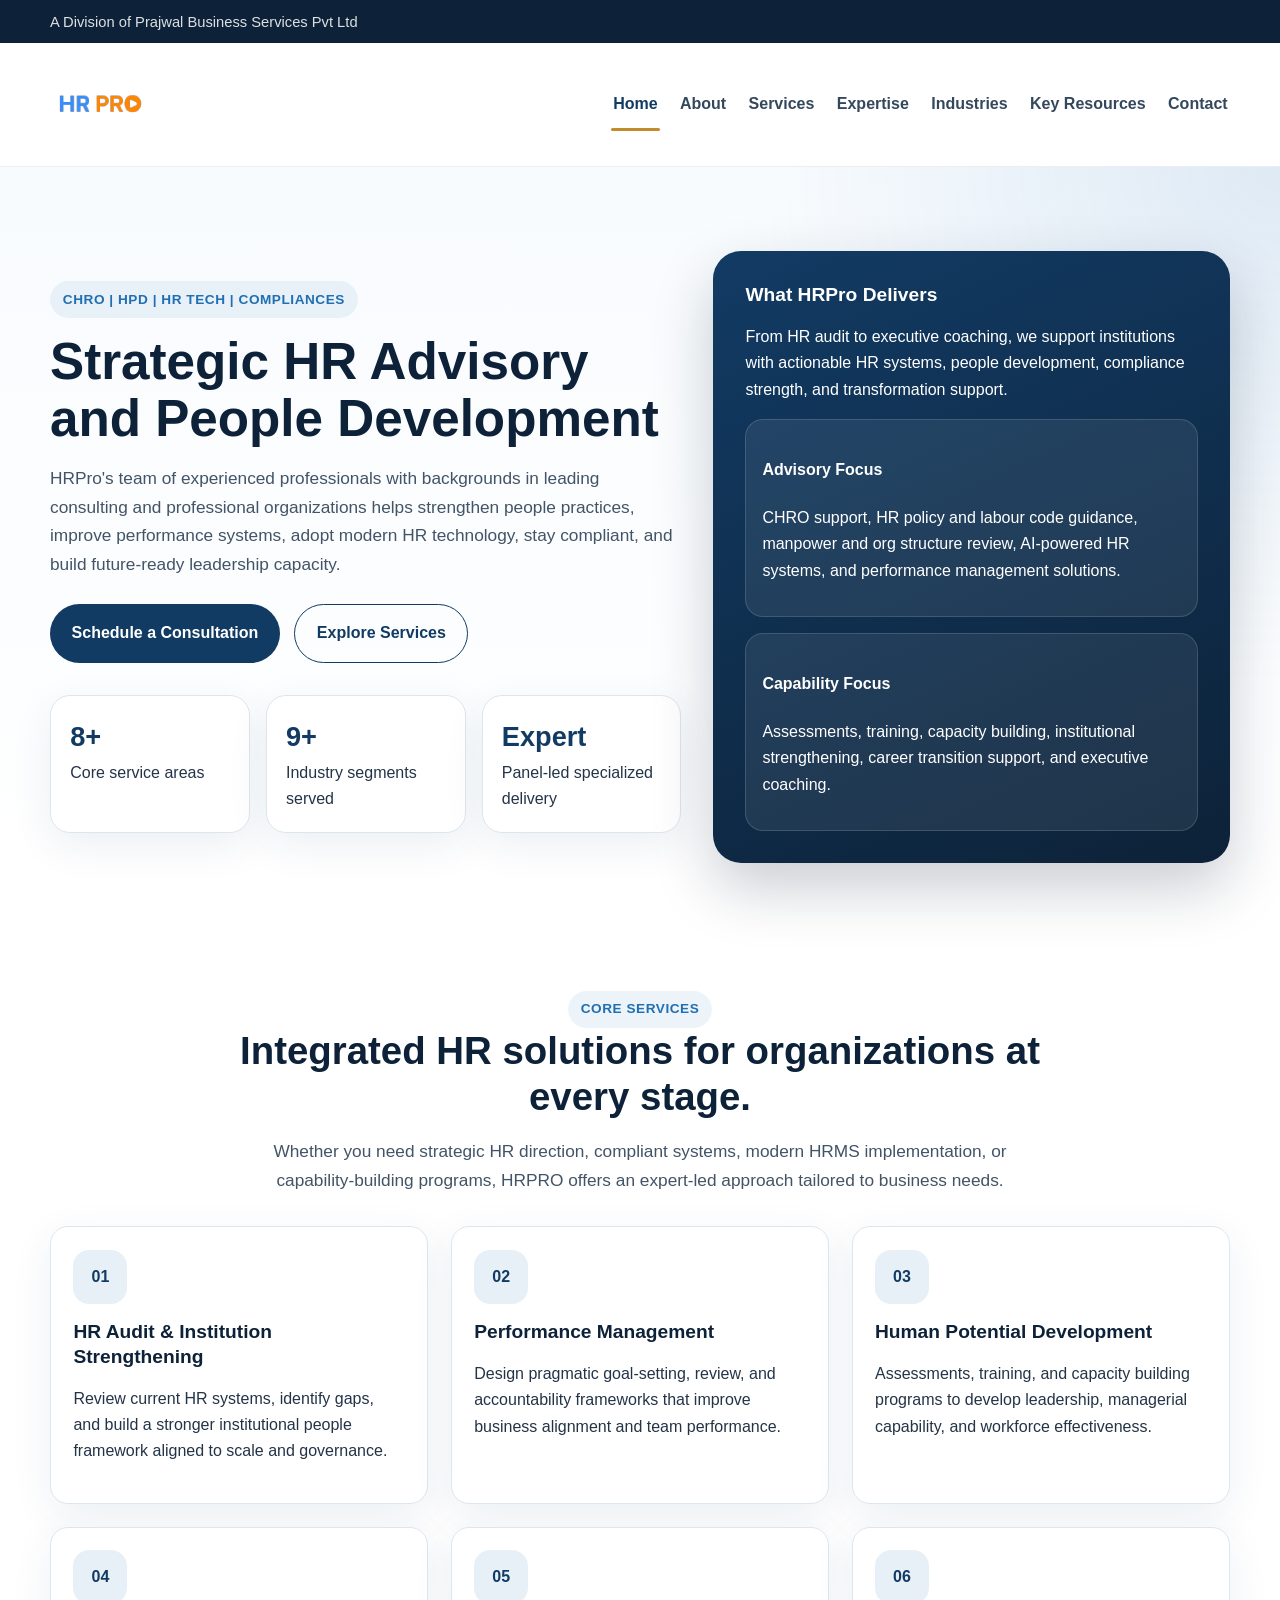
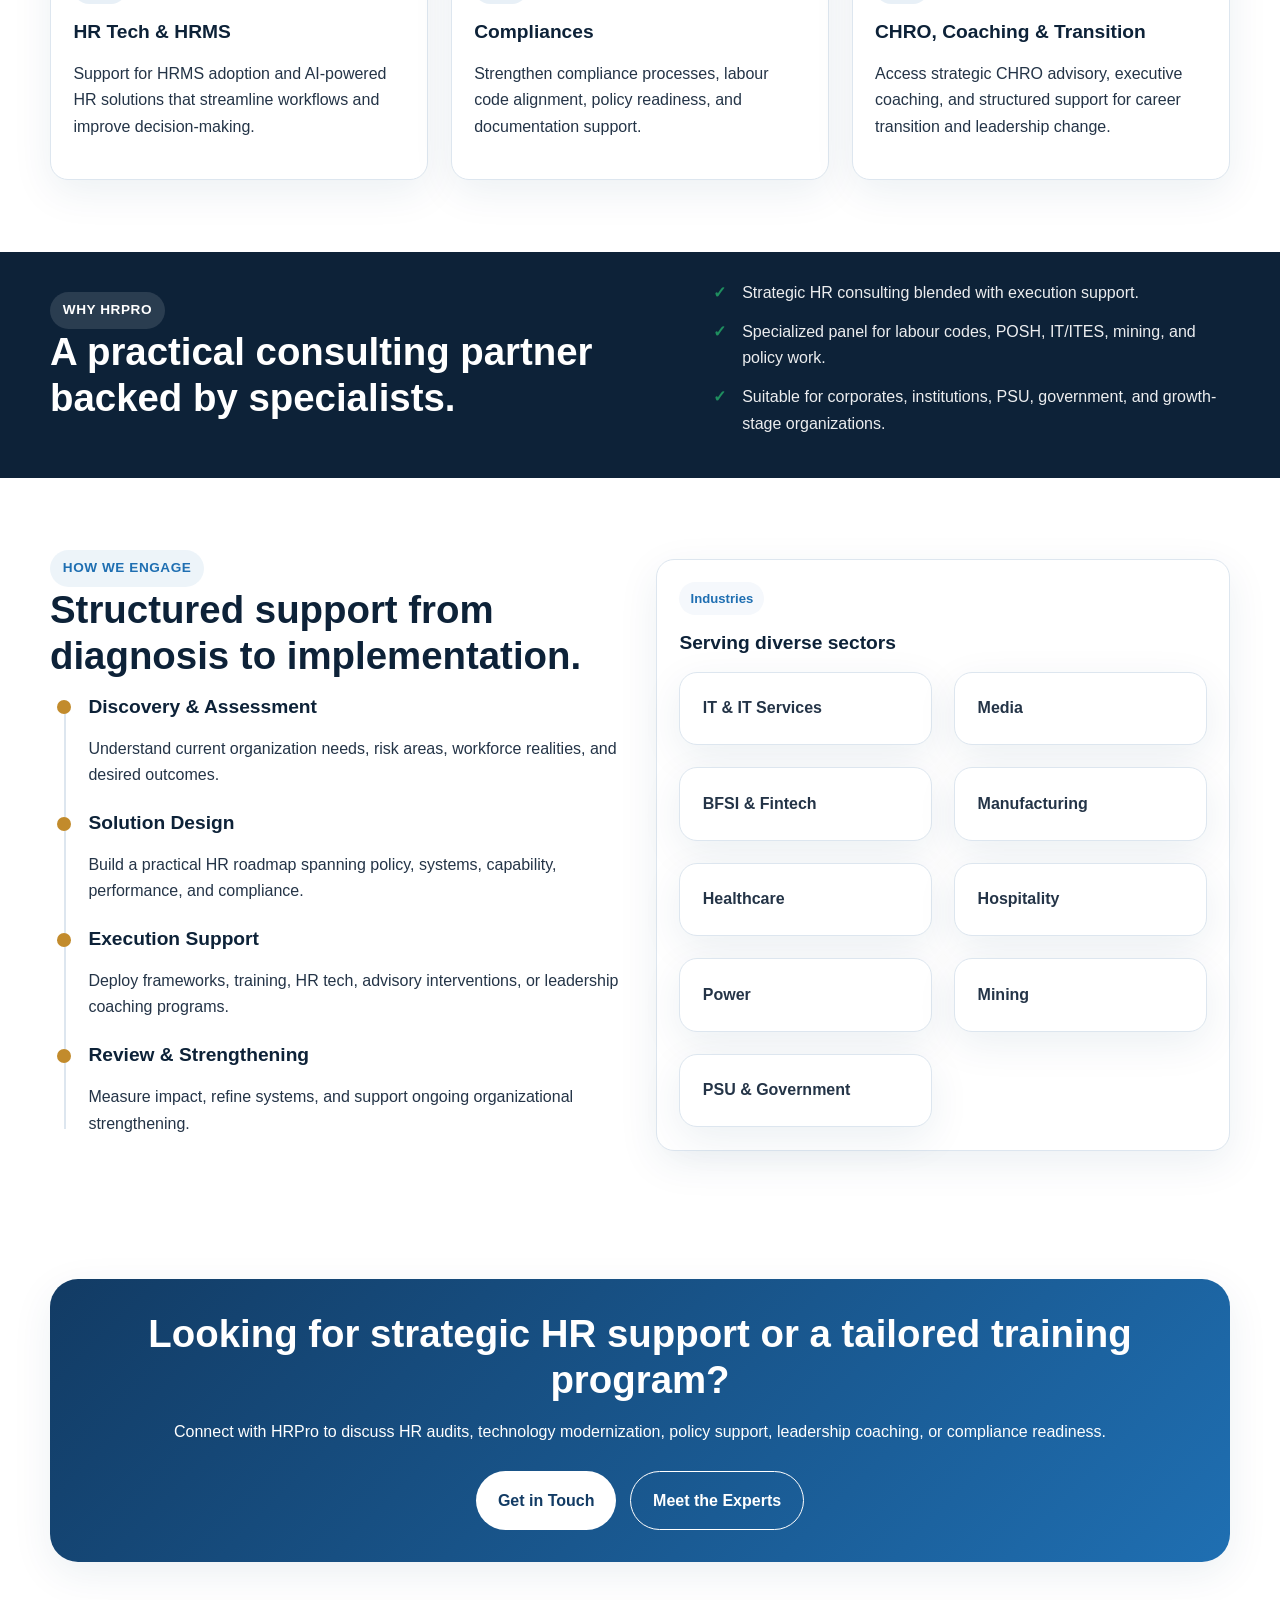
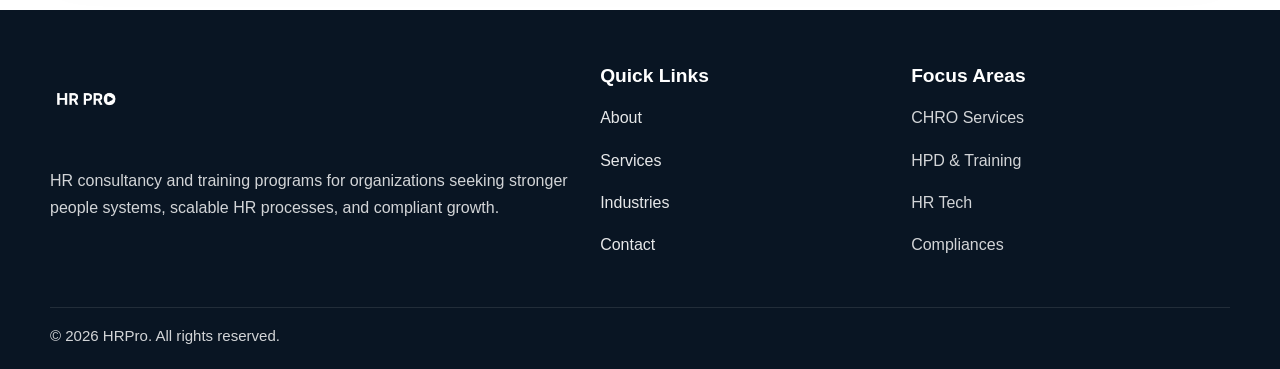
<file: index.html>
<!DOCTYPE html>
<html lang="en">
<head>
  <meta charset="UTF-8" />
  <meta name="viewport" content="width=device-width, initial-scale=1.0" />
  <meta name="description" content="HRPro offers HR consultancy, training, CHRO services, HR tech, compliances, coaching, and institution strengthening solutions across industries." />
  <title>HRPro | Strategic HR Consultancy & Training</title>
  <link rel="stylesheet" href="assets/css/styles.css" />
</head>
<body>
  <div class="topbar">
    <div class="container">
      <div>A Division of Prajwal Business Services Pvt Ltd</div>
    </div>
  </div>

  <header>
    <div class="container nav-wrap">
      <a class="logo" href="index.html"><img src="assets/img/logo.svg" alt="HRPro logo" class="site-logo" /></a><button class="mobile-toggle" aria-label="Toggle menu">☰</button>
      <nav class="nav-links">
        <a href="index.html">Home</a>
        <a href="about.html">About</a>
        <a href="services.html">Services</a>
        <a href="expertise.html">Expertise</a>
        <a href="industries.html">Industries</a>
        <a href="team.html">Key Resources</a>
        <a href="contact.html">Contact</a>
      </nav>
    </div>
  </header>

  <main>
    <section class="hero">
      <div class="container hero-grid">
        <div>
          <span class="eyebrow">CHRO | HPD | HR Tech | Compliances</span>
          <h1>Strategic HR Advisory and People Development</h1>
          <p class="lead">HRPro's team of experienced professionals with backgrounds in leading consulting and professional organizations helps strengthen people practices, improve performance systems, adopt modern HR technology, stay compliant, and build future-ready leadership capacity.</p>
          <div class="btn-group">
            <a class="btn btn-primary" href="contact.html">Schedule a Consultation</a>
            <a class="btn btn-outline" href="services.html">Explore Services</a>
          </div>
          <div class="hero-stats">
            <div class="stat-box"><strong>8+</strong><span>Core service areas</span></div>
            <div class="stat-box"><strong>9+</strong><span>Industry segments served</span></div>
            <div class="stat-box"><strong>Expert</strong><span>Panel-led specialized delivery</span></div>
          </div>
        </div>
        <div class="hero-panel">
          <h3>What HRPro Delivers</h3>
          <p>From HR audit to executive coaching, we support institutions with actionable HR systems, people development, compliance strength, and transformation support.</p>
          <div class="mini-card">
            <h4>Advisory Focus</h4>
            <p>CHRO support, HR policy and labour code guidance, manpower and org structure review, AI-powered HR systems, and performance management solutions.</p>
          </div>
          <div class="mini-card">
            <h4>Capability Focus</h4>
            <p>Assessments, training, capacity building, institutional strengthening, career transition support, and executive coaching.</p>
          </div>
        </div>
      </div>
    </section>

    <section class="section">
      <div class="container">
        <div class="center" style="max-width:820px;margin:0 auto 2rem;">
          <span class="eyebrow">Core Services</span>
          <h2>Integrated HR solutions for organizations at every stage.</h2>
          <p class="lead" style="margin-inline:auto;">Whether you need strategic HR direction, compliant systems, modern HRMS implementation, or capability-building programs, HRPRO offers an expert-led approach tailored to business needs.</p>
        </div>
        <div class="grid grid-3">
          <article class="card service-card">
            <div class="icon">01</div>
            <h3>HR Audit & Institution Strengthening</h3>
            <p>Review current HR systems, identify gaps, and build a stronger institutional people framework aligned to scale and governance.</p>
          </article>
          <article class="card service-card">
            <div class="icon">02</div>
            <h3>Performance Management</h3>
            <p>Design pragmatic goal-setting, review, and accountability frameworks that improve business alignment and team performance.</p>
          </article>
          <article class="card service-card">
            <div class="icon">03</div>
            <h3>Human Potential Development</h3>
            <p>Assessments, training, and capacity building programs to develop leadership, managerial capability, and workforce effectiveness.</p>
          </article>
          <article class="card service-card">
            <div class="icon">04</div>
            <h3>HR Tech & HRMS</h3>
            <p>Support for HRMS adoption and AI-powered HR solutions that streamline workflows and improve decision-making.</p>
          </article>
          <article class="card service-card">
            <div class="icon">05</div>
            <h3>Compliances</h3>
            <p>Strengthen compliance processes, labour code alignment, policy readiness, and documentation support.</p>
          </article>
          <article class="card service-card">
            <div class="icon">06</div>
            <h3>CHRO, Coaching & Transition</h3>
            <p>Access strategic CHRO advisory, executive coaching, and structured support for career transition and leadership change.</p>
          </article>
        </div>
      </div>
    </section>

    <section class="strip">
      <div class="container">
        <div>
          <span class="eyebrow" style="background:rgba(255,255,255,.12);color:#fff;">Why HRPro</span>
          <h2 style="color:#fff;">A practical consulting partner backed by specialists.</h2>
        </div>
        <ul class="checklist" style="color:rgba(255,255,255,.92);margin:0;">
          <li>Strategic HR consulting blended with execution support.</li>
          <li>Specialized panel for labour codes, POSH, IT/ITES, mining, and policy work.</li>
          <li>Suitable for corporates, institutions, PSU, government, and growth-stage organizations.</li>
        </ul>
      </div>
    </section>

    <section class="section">
      <div class="container split">
        <div>
          <span class="eyebrow">How We Engage</span>
          <h2>Structured support from diagnosis to implementation.</h2>
          <div class="timeline">
            <div class="timeline-item">
              <h3>Discovery & Assessment</h3>
              <p>Understand current organization needs, risk areas, workforce realities, and desired outcomes.</p>
            </div>
            <div class="timeline-item">
              <h3>Solution Design</h3>
              <p>Build a practical HR roadmap spanning policy, systems, capability, performance, and compliance.</p>
            </div>
            <div class="timeline-item">
              <h3>Execution Support</h3>
              <p>Deploy frameworks, training, HR tech, advisory interventions, or leadership coaching programs.</p>
            </div>
            <div class="timeline-item">
              <h3>Review & Strengthening</h3>
              <p>Measure impact, refine systems, and support ongoing organizational strengthening.</p>
            </div>
          </div>
        </div>
        <div class="card">
          <span class="badge">Industries</span>
          <h3 style="margin-top:1rem;">Serving diverse sectors</h3>
          <div class="grid grid-2" style="margin-top:1rem;">
            <div class="card industry-card"><strong>IT & IT Services</strong></div>
            <div class="card industry-card"><strong>Media</strong></div>
            <div class="card industry-card"><strong>BFSI & Fintech</strong></div>
            <div class="card industry-card"><strong>Manufacturing</strong></div>
            <div class="card industry-card"><strong>Healthcare</strong></div>
            <div class="card industry-card"><strong>Hospitality</strong></div>
            <div class="card industry-card"><strong>Power</strong></div>
            <div class="card industry-card"><strong>Mining</strong></div>
            <div class="card industry-card"><strong>PSU & Government</strong></div>
          </div>
        </div>
      </div>
    </section>

    <section class="section-sm">
      <div class="container">
        <div class="cta-box center">
          <h2>Looking for strategic HR support or a tailored training program?</h2>
          <p>Connect with HRPro to discuss HR audits, technology modernization, policy support, leadership coaching, or compliance readiness.</p>
          <div class="btn-group" style="justify-content:center;">
            <a class="btn btn-primary" href="contact.html" style="background:#fff;color:var(--primary);">Get in Touch</a>
            <a class="btn btn-outline" href="team.html" style="border-color:#fff;color:#fff;">Meet the Experts</a>
          </div>
        </div>
      </div>
    </section>
  </main>

  <footer>
    <div class="container footer-grid">
      <div>
        <a class="logo footer-logo" href="index.html" aria-label="HRPro home"><img src="assets/img/logo.svg" alt="HRPro logo" class="site-logo footer-site-logo" /></a>
        <p>HR consultancy and training programs for organizations seeking stronger people systems, scalable HR processes, and compliant growth.</p>
      </div>
      <div>
        <h3 style="color:#fff;">Quick Links</h3>
        <p><a href="about.html">About</a></p>
        <p><a href="services.html">Services</a></p>
        <p><a href="industries.html">Industries</a></p>
        <p><a href="contact.html">Contact</a></p>
      </div>
      <div>
        <h3 style="color:#fff;">Focus Areas</h3>
        <p>CHRO Services</p>
        <p>HPD & Training</p>
        <p>HR Tech</p>
        <p>Compliances</p>
      </div>
    </div>
    <div class="container footer-bottom">© 2026 HRPro. All rights reserved.</div>
  </footer>
  <script src="assets/js/script.js"></script>
</body>
</html>
</file>
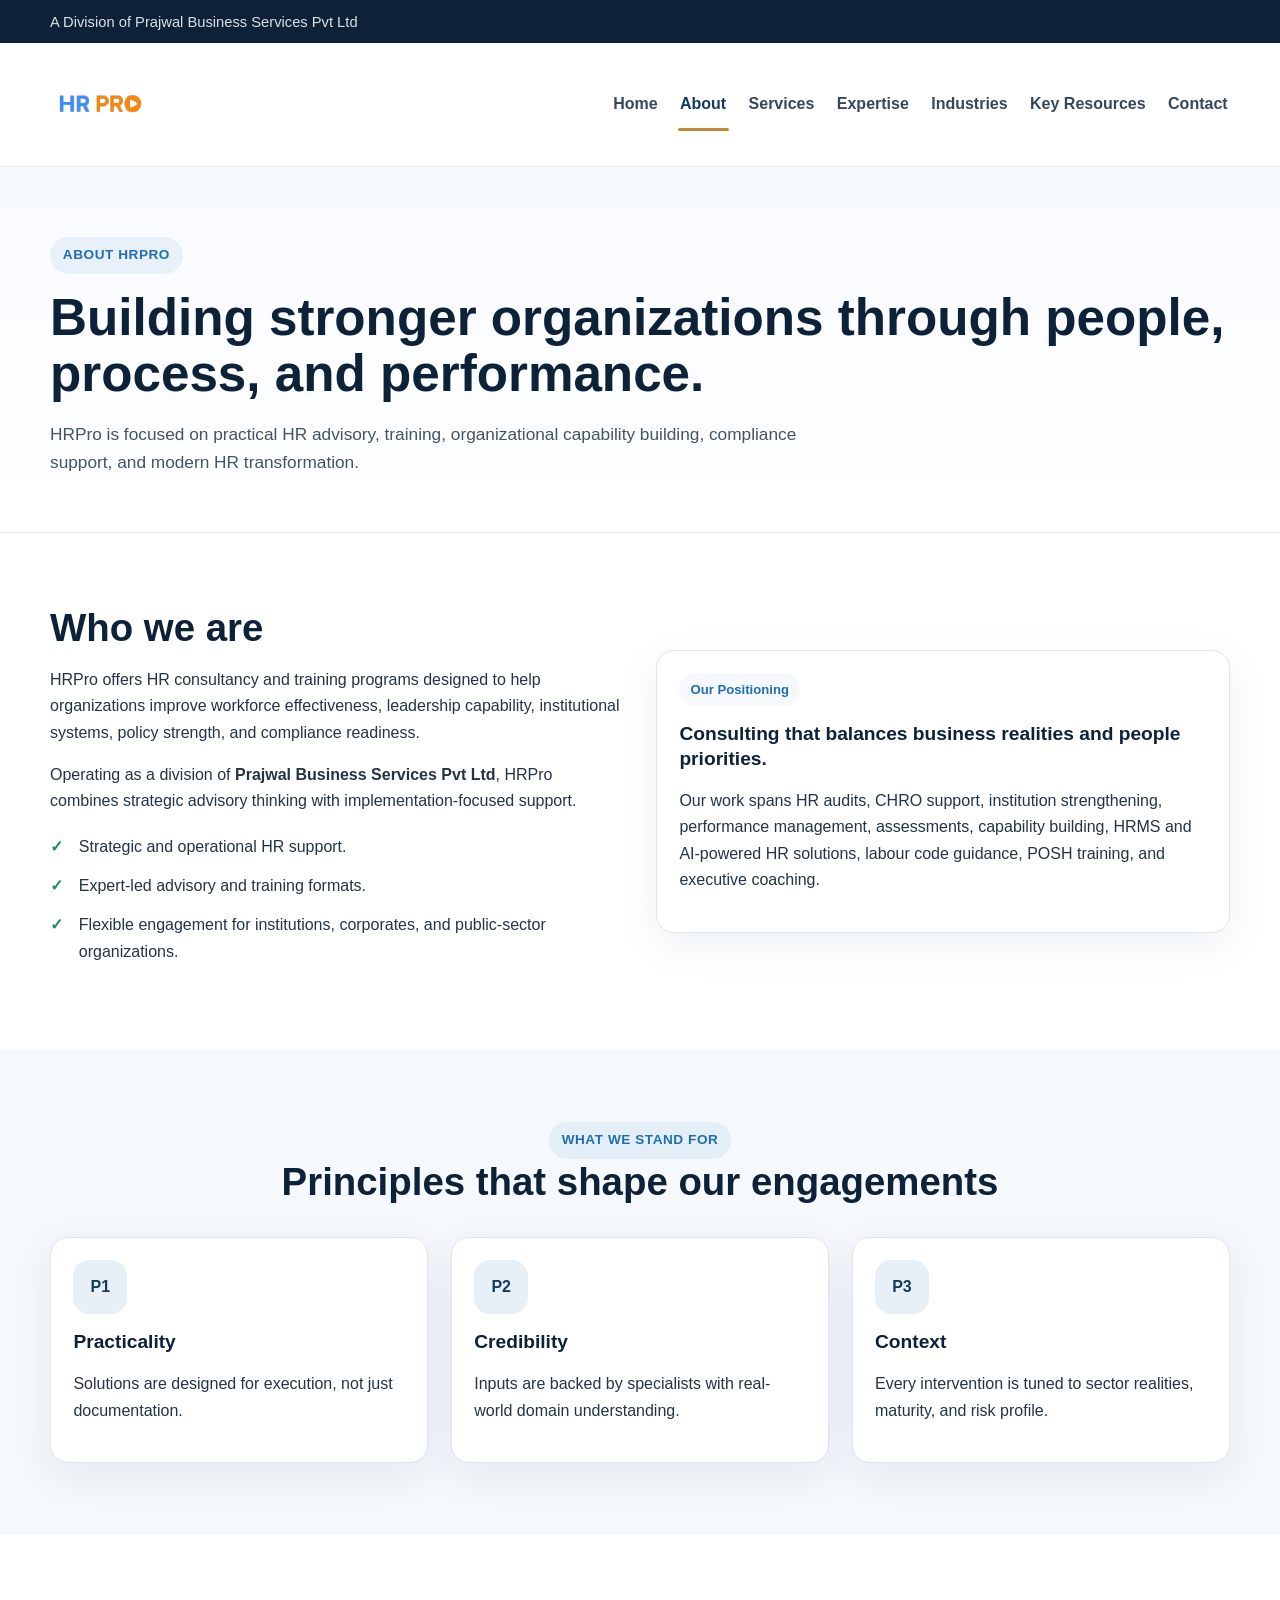
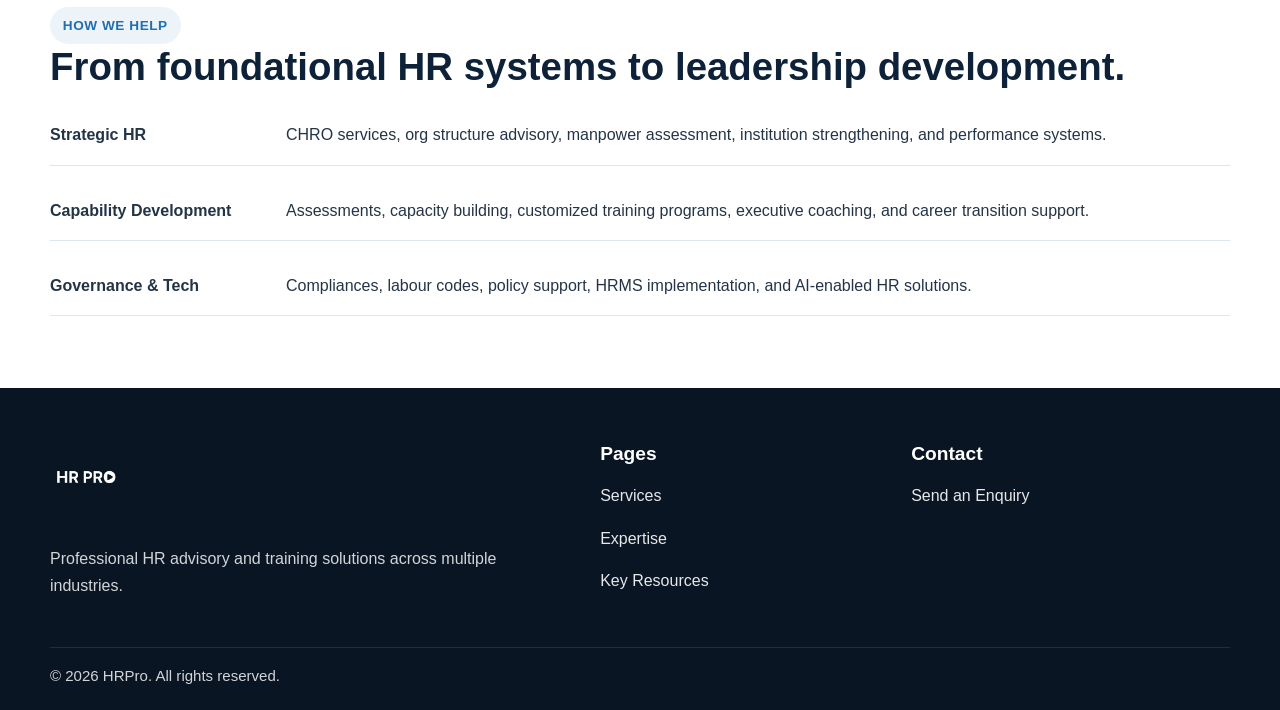
<file: about.html>
<!DOCTYPE html>
<html lang="en">
<head>
  <meta charset="UTF-8" />
  <meta name="viewport" content="width=device-width, initial-scale=1.0" />
  <meta name="description" content="About HRPro, a division of Prajwal Business Services Pvt Ltd, offering HR consultancy, training, and compliance support." />
  <title>About | HRPro</title>
  <link rel="stylesheet" href="assets/css/styles.css" />
</head>
<body>
  <div class="topbar"><div class="container"><div>A Division of Prajwal Business Services Pvt Ltd</div></div></div>
  <header><div class="container nav-wrap"><a class="logo" href="index.html"><img src="assets/img/logo.svg" alt="HRPro logo" class="site-logo" /></a><button class="mobile-toggle">☰</button><nav class="nav-links"><a href="index.html">Home</a><a href="about.html">About</a><a href="services.html">Services</a><a href="expertise.html">Expertise</a><a href="industries.html">Industries</a><a href="team.html">Key Resources</a><a href="contact.html">Contact</a></nav></div></header>
  <main>
    <section class="page-hero"><div class="container"><span class="eyebrow">About HRPro</span><h1>Building stronger organizations through people, process, and performance.</h1><p class="lead">HRPro is focused on practical HR advisory, training, organizational capability building, compliance support, and modern HR transformation.</p></div></section>
    <section class="section"><div class="container split"><div><h2>Who we are</h2><p>HRPro offers HR consultancy and training programs designed to help organizations improve workforce effectiveness, leadership capability, institutional systems, policy strength, and compliance readiness.</p><p>Operating as a division of <strong>Prajwal Business Services Pvt Ltd</strong>, HRPro combines strategic advisory thinking with implementation-focused support.</p><ul class="checklist"><li>Strategic and operational HR support.</li><li>Expert-led advisory and training formats.</li><li>Flexible engagement for institutions, corporates, and public-sector organizations.</li></ul></div><div class="card"><span class="badge">Our Positioning</span><h3 style="margin-top:1rem;">Consulting that balances business realities and people priorities.</h3><p>Our work spans HR audits, CHRO support, institution strengthening, performance management, assessments, capability building, HRMS and AI-powered HR solutions, labour code guidance, POSH training, and executive coaching.</p></div></div></section>
    <section class="section" style="background:var(--light);"><div class="container"><div class="center" style="max-width:850px;margin:0 auto 2rem;"><span class="eyebrow">What we stand for</span><h2>Principles that shape our engagements</h2></div><div class="grid grid-3"><div class="card feature-card"><div class="icon">P1</div><h3>Practicality</h3><p>Solutions are designed for execution, not just documentation.</p></div><div class="card feature-card"><div class="icon">P2</div><h3>Credibility</h3><p>Inputs are backed by specialists with real-world domain understanding.</p></div><div class="card feature-card"><div class="icon">P3</div><h3>Context</h3><p>Every intervention is tuned to sector realities, maturity, and risk profile.</p></div></div></div></section>
    <section class="section"><div class="container"><span class="eyebrow">How we help</span><h2>From foundational HR systems to leadership development.</h2><div class="table-like"><div class="row"><strong>Strategic HR</strong><div>CHRO services, org structure advisory, manpower assessment, institution strengthening, and performance systems.</div></div><div class="row"><strong>Capability Development</strong><div>Assessments, capacity building, customized training programs, executive coaching, and career transition support.</div></div><div class="row"><strong>Governance & Tech</strong><div>Compliances, labour codes, policy support, HRMS implementation, and AI-enabled HR solutions.</div></div></div></div></section>
  </main>
  <footer><div class="container footer-grid"><div><a class="logo footer-logo" href="index.html" aria-label="HRPro home"><img src="assets/img/logo.svg" alt="HRPro logo" class="site-logo footer-site-logo" /></a><p>Professional HR advisory and training solutions across multiple industries.</p></div><div><h3 style="color:#fff;">Pages</h3><p><a href="services.html">Services</a></p><p><a href="expertise.html">Expertise</a></p><p><a href="team.html">Key Resources</a></p></div><div><h3 style="color:#fff;">Contact</h3><p><a href="contact.html">Send an Enquiry</a></p></div></div><div class="container footer-bottom">© 2026 HRPro. All rights reserved.</div></footer>
  <script src="assets/js/script.js"></script>
</body>
</html>
</file>
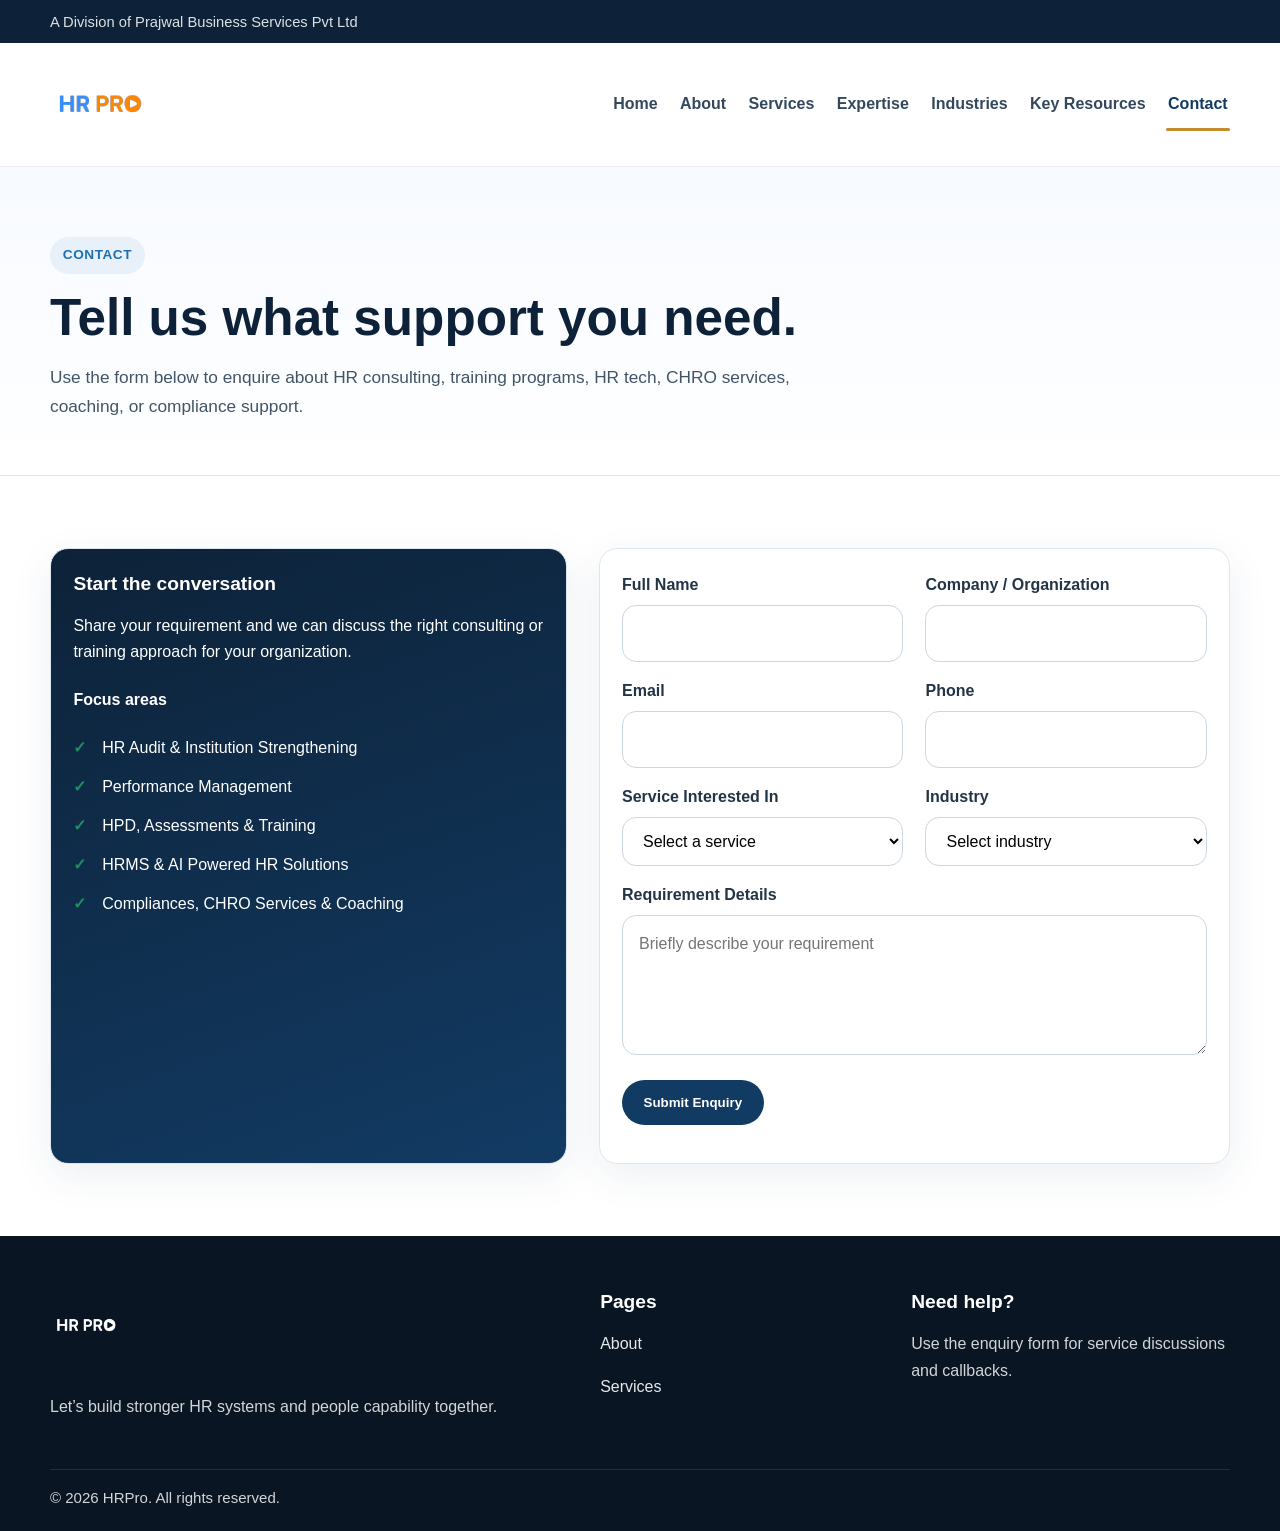
<file: contact.html>
<!DOCTYPE html>
<html lang="en">
<head>
  <meta charset="UTF-8" />
  <meta name="viewport" content="width=device-width, initial-scale=1.0" />
  <meta name="description" content="Contact HRPro for HR consultancy, training, HRMS, compliance support, and executive coaching services." />
  <title>Contact | HRPro</title>
  <link rel="stylesheet" href="assets/css/styles.css" />
</head>
<body>
  <div class="topbar"><div class="container"><div>A Division of Prajwal Business Services Pvt Ltd</div></div></div>
  <header><div class="container nav-wrap"><a class="logo" href="index.html"><img src="assets/img/logo.svg" alt="HRPro logo" class="site-logo" /></a><button class="mobile-toggle">☰</button><nav class="nav-links"><a href="index.html">Home</a><a href="about.html">About</a><a href="services.html">Services</a><a href="expertise.html">Expertise</a><a href="industries.html">Industries</a><a href="team.html">Key Resources</a><a href="contact.html">Contact</a></nav></div></header>
  <main>
    <section class="page-hero"><div class="container"><span class="eyebrow">Contact</span><h1>Tell us what support you need.</h1><p class="lead">Use the form below to enquire about HR consulting, training programs, HR tech, CHRO services, coaching, or compliance support.</p></div></section>
    <section class="section"><div class="container contact-grid">
      <div class="card contact-card">
        <h3>Start the conversation</h3>
        <p>Share your requirement and we can discuss the right consulting or training approach for your organization.</p>
        <h4>Focus areas</h4>
        <ul class="checklist" style="color:#fff;">
          <li>HR Audit & Institution Strengthening</li>
          <li>Performance Management</li>
          <li>HPD, Assessments & Training</li>
          <li>HRMS & AI Powered HR Solutions</li>
          <li>Compliances, CHRO Services & Coaching</li>
        </ul>
      </div>
      <div class="card">
        <form id="contactForm" data-endpoint="https://script.google.com/macros/s/AKfycbzmuPRzylAlLPc07uRJkuzYxzTBb_md2FpXEjfvrtZ73nQhwRgJwELoDdyLxt4XAFpl/exec">
          <div class="grid grid-2">
            <div class="form-group"><label for="name">Full Name</label><input id="name" name="name" required /></div>
            <div class="form-group"><label for="company">Company / Organization</label><input id="company" name="company" required /></div>
          </div>
          <div class="grid grid-2">
            <div class="form-group"><label for="email">Email</label><input id="email" name="email" type="email" required /></div>
            <div class="form-group"><label for="phone">Phone</label><input id="phone" name="phone" required /></div>
          </div>
          <div class="grid grid-2">
            <div class="form-group"><label for="service">Service Interested In</label><select id="service" name="service" required><option value="">Select a service</option><option>HR Audit</option><option>Institution Strengthening</option><option>Performance Management</option><option>Human Potential Development</option><option>HR Tech / HRMS</option><option>Compliances</option><option>CHRO Services</option><option>Career Transition</option><option>Executive Coaching</option></select></div>
            <div class="form-group"><label for="industry">Industry</label><select id="industry" name="industry"><option value="">Select industry</option><option>IT and IT Services</option><option>Media</option><option>BFSI and Fintech</option><option>Manufacturing</option><option>Healthcare</option><option>Hospitality</option><option>Power</option><option>Mining</option><option>PSU & Government</option><option>Other</option></select></div>
          </div>
          <div class="form-group"><label for="message">Requirement Details</label><textarea id="message" name="message" placeholder="Briefly describe your requirement"></textarea></div>
          <button class="btn btn-primary" type="submit">Submit Enquiry</button>
          <div id="formStatus" class="form-status" aria-live="polite"></div>
        </form>
      </div>
    </div></section>
  </main>
  <footer><div class="container footer-grid"><div><a class="logo footer-logo" href="index.html" aria-label="HRPro home"><img src="assets/img/logo.svg" alt="HRPro logo" class="site-logo footer-site-logo" /></a><p>Let’s build stronger HR systems and people capability together.</p></div><div><h3 style="color:#fff;">Pages</h3><p><a href="about.html">About</a></p><p><a href="services.html">Services</a></p></div><div><h3 style="color:#fff;">Need help?</h3><p>Use the enquiry form for service discussions and callbacks.</p></div></div><div class="container footer-bottom">© 2026 HRPro. All rights reserved.</div></footer>
  <script src="assets/js/script.js?v=4"></script>
</body>
</html>
</file>
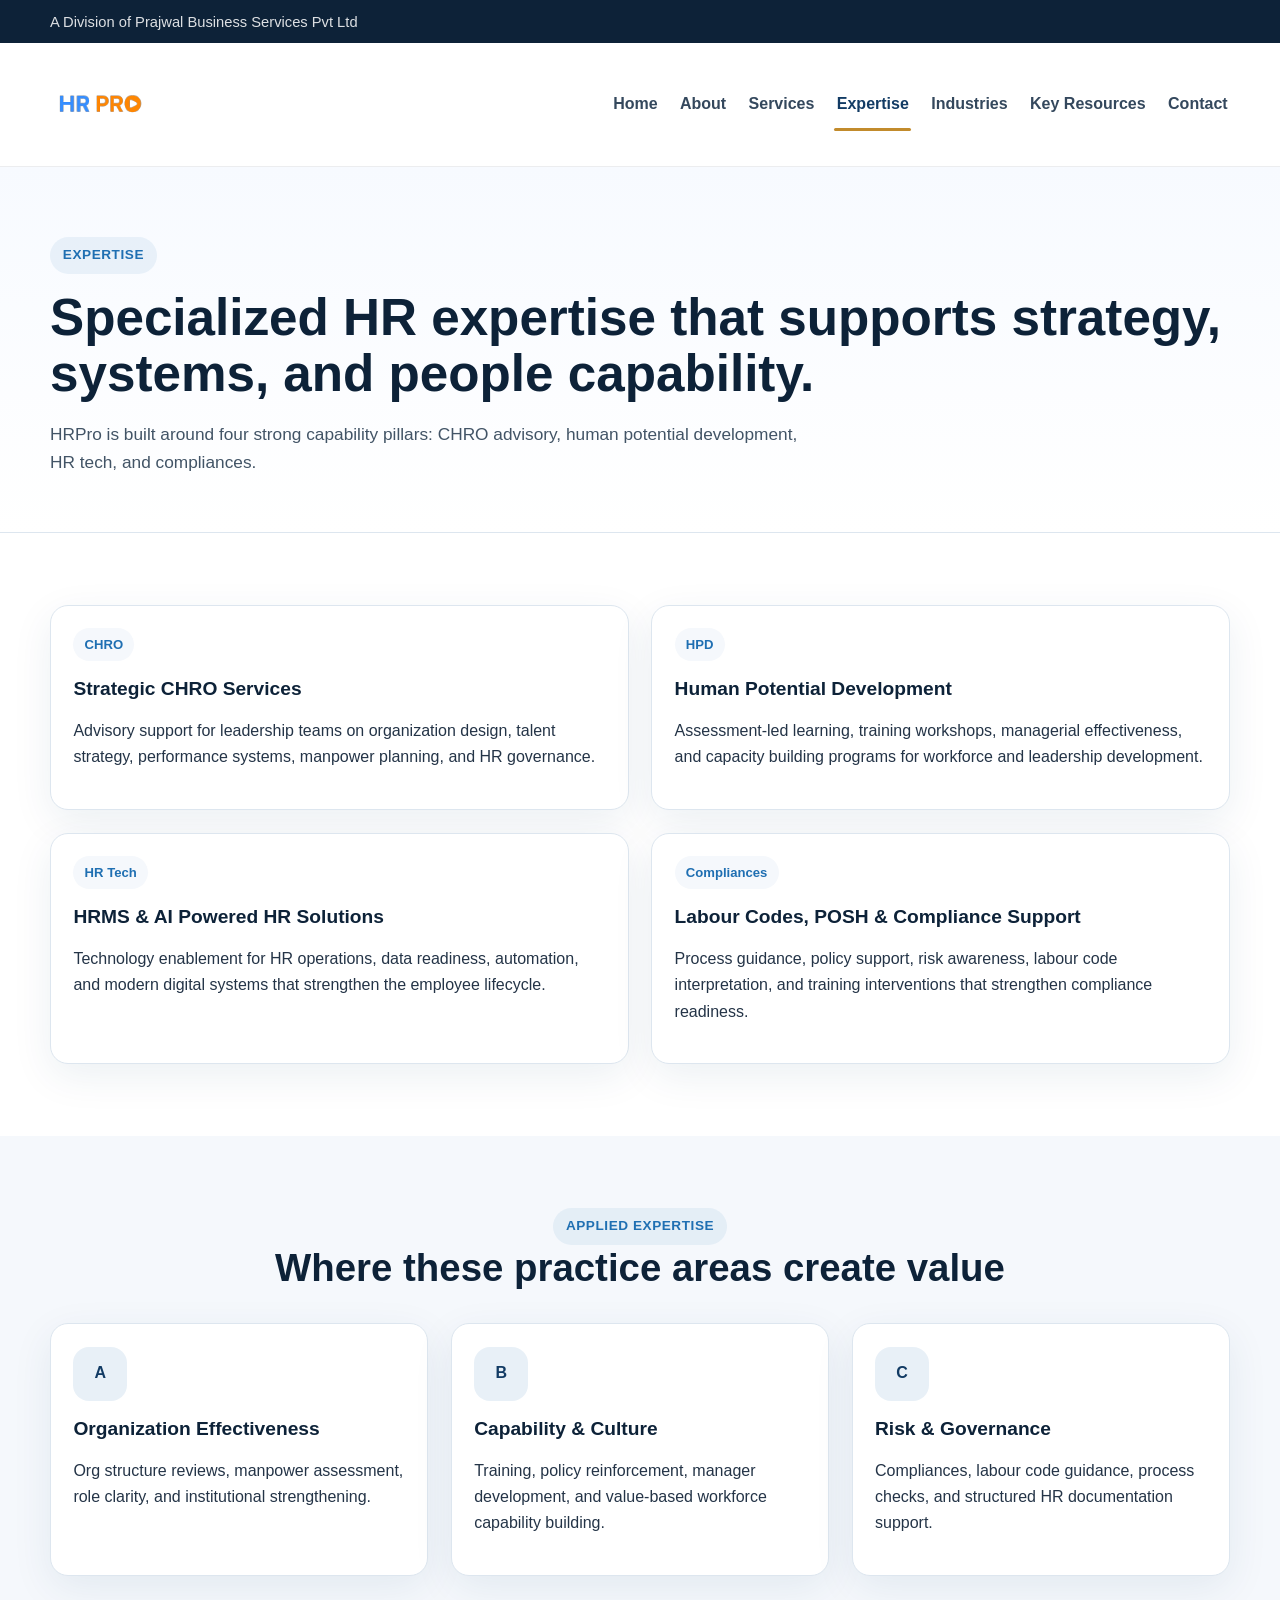
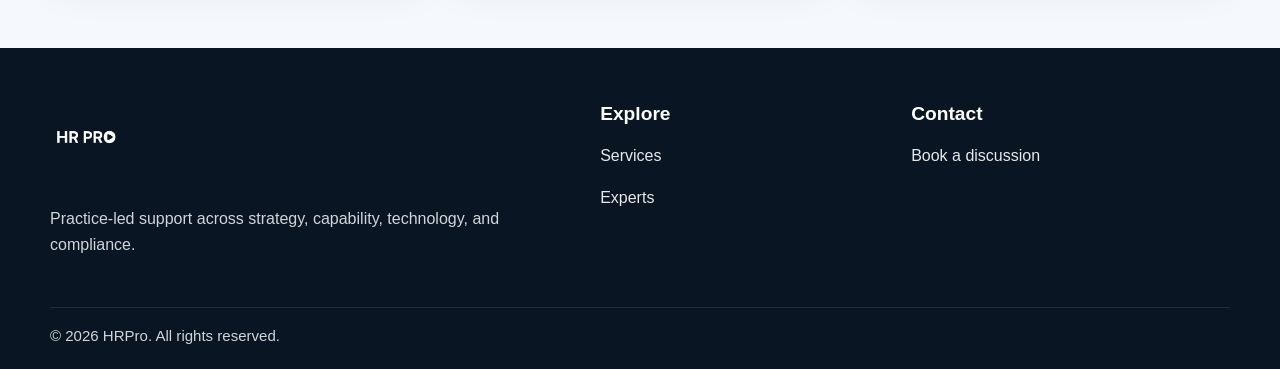
<file: expertise.html>
<!DOCTYPE html>
<html lang="en">
<head>
  <meta charset="UTF-8" />
  <meta name="viewport" content="width=device-width, initial-scale=1.0" />
  <meta name="description" content="HRPro expertise areas include CHRO services, human potential development, HR tech, and compliances." />
  <title>Expertise | HRPro</title>
  <link rel="stylesheet" href="assets/css/styles.css" />
</head>
<body>
  <div class="topbar"><div class="container"><div>A Division of Prajwal Business Services Pvt Ltd</div></div></div>
  <header><div class="container nav-wrap"><a class="logo" href="index.html"><img src="assets/img/logo.svg" alt="HRPro logo" class="site-logo" /></a><button class="mobile-toggle">☰</button><nav class="nav-links"><a href="index.html">Home</a><a href="about.html">About</a><a href="services.html">Services</a><a href="expertise.html">Expertise</a><a href="industries.html">Industries</a><a href="team.html">Key Resources</a><a href="contact.html">Contact</a></nav></div></header>
  <main>
    <section class="page-hero"><div class="container"><span class="eyebrow">Expertise</span><h1>Specialized HR expertise that supports strategy, systems, and people capability.</h1><p class="lead">HRPro is built around four strong capability pillars: CHRO advisory, human potential development, HR tech, and compliances.</p></div></section>
    <section class="section"><div class="container grid grid-2">
      <article class="card"><span class="badge">CHRO</span><h3 style="margin-top:1rem;">Strategic CHRO Services</h3><p>Advisory support for leadership teams on organization design, talent strategy, performance systems, manpower planning, and HR governance.</p></article>
      <article class="card"><span class="badge">HPD</span><h3 style="margin-top:1rem;">Human Potential Development</h3><p>Assessment-led learning, training workshops, managerial effectiveness, and capacity building programs for workforce and leadership development.</p></article>
      <article class="card"><span class="badge">HR Tech</span><h3 style="margin-top:1rem;">HRMS & AI Powered HR Solutions</h3><p>Technology enablement for HR operations, data readiness, automation, and modern digital systems that strengthen the employee lifecycle.</p></article>
      <article class="card"><span class="badge">Compliances</span><h3 style="margin-top:1rem;">Labour Codes, POSH & Compliance Support</h3><p>Process guidance, policy support, risk awareness, labour code interpretation, and training interventions that strengthen compliance readiness.</p></article>
    </div></section>
    <section class="section" style="background:var(--light);"><div class="container"><div class="center" style="max-width:850px;margin:0 auto 2rem;"><span class="eyebrow">Applied Expertise</span><h2>Where these practice areas create value</h2></div><div class="grid grid-3"><div class="card"><div class="icon">A</div><h3>Organization Effectiveness</h3><p>Org structure reviews, manpower assessment, role clarity, and institutional strengthening.</p></div><div class="card"><div class="icon">B</div><h3>Capability & Culture</h3><p>Training, policy reinforcement, manager development, and value-based workforce capability building.</p></div><div class="card"><div class="icon">C</div><h3>Risk & Governance</h3><p>Compliances, labour code guidance, process checks, and structured HR documentation support.</p></div></div></div></section>
  </main>
  <footer><div class="container footer-grid"><div><a class="logo footer-logo" href="index.html" aria-label="HRPro home"><img src="assets/img/logo.svg" alt="HRPro logo" class="site-logo footer-site-logo" /></a><p>Practice-led support across strategy, capability, technology, and compliance.</p></div><div><h3 style="color:#fff;">Explore</h3><p><a href="services.html">Services</a></p><p><a href="team.html">Experts</a></p></div><div><h3 style="color:#fff;">Contact</h3><p><a href="contact.html">Book a discussion</a></p></div></div><div class="container footer-bottom">© 2026 HRPro. All rights reserved.</div></footer>
  <script src="assets/js/script.js"></script>
</body>
</html>
</file>
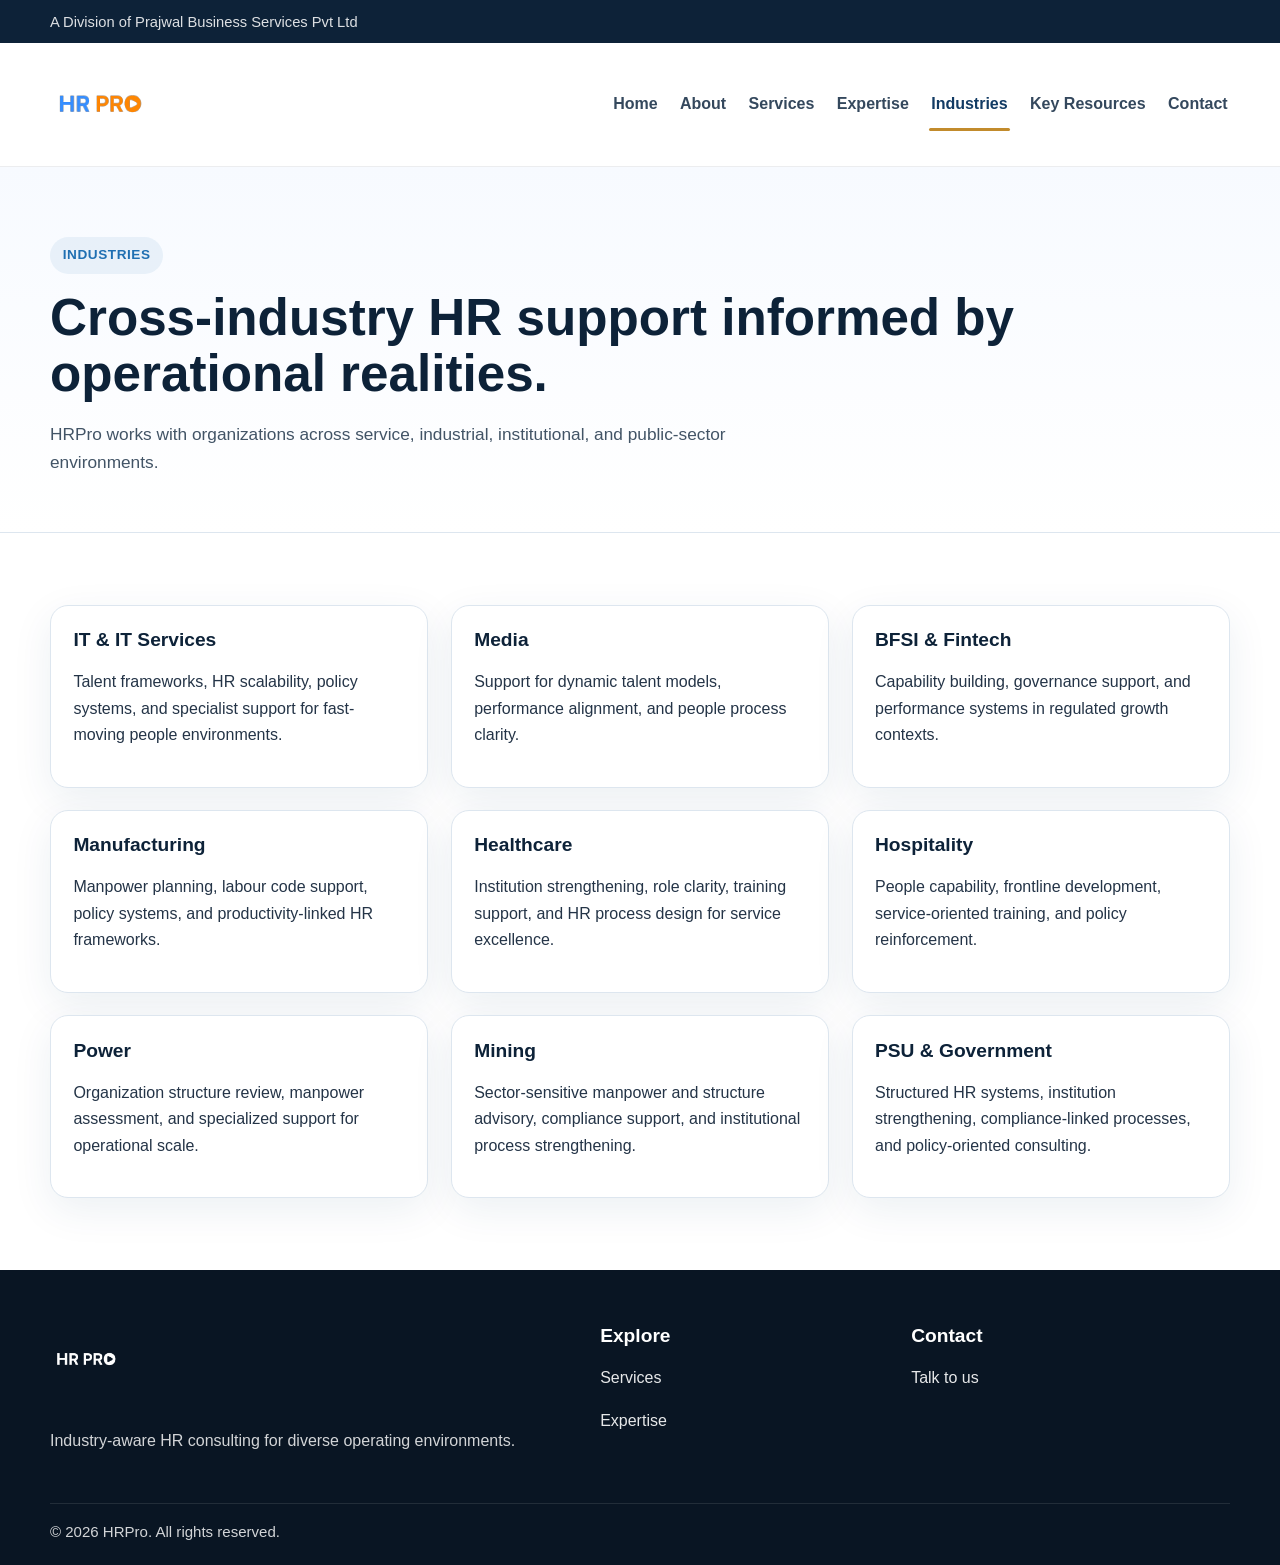
<file: industries.html>
<!DOCTYPE html>
<html lang="en">
<head>
  <meta charset="UTF-8" />
  <meta name="viewport" content="width=device-width, initial-scale=1.0" />
  <meta name="description" content="Industries served by HRPro include IT, media, BFSI, manufacturing, healthcare, hospitality, power, mining, PSU, and government." />
  <title>Industries | HRPro</title>
  <link rel="stylesheet" href="assets/css/styles.css" />
</head>
<body>
  <div class="topbar"><div class="container"><div>A Division of Prajwal Business Services Pvt Ltd</div></div></div>
  <header><div class="container nav-wrap"><a class="logo" href="index.html"><img src="assets/img/logo.svg" alt="HRPro logo" class="site-logo" /></a><button class="mobile-toggle">☰</button><nav class="nav-links"><a href="index.html">Home</a><a href="about.html">About</a><a href="services.html">Services</a><a href="expertise.html">Expertise</a><a href="industries.html">Industries</a><a href="team.html">Key Resources</a><a href="contact.html">Contact</a></nav></div></header>
  <main>
    <section class="page-hero"><div class="container"><span class="eyebrow">Industries</span><h1>Cross-industry HR support informed by operational realities.</h1><p class="lead">HRPro works with organizations across service, industrial, institutional, and public-sector environments.</p></div></section>
    <section class="section"><div class="container grid grid-3">
      <div class="card industry-card"><h3>IT & IT Services</h3><p>Talent frameworks, HR scalability, policy systems, and specialist support for fast-moving people environments.</p></div>
      <div class="card industry-card"><h3>Media</h3><p>Support for dynamic talent models, performance alignment, and people process clarity.</p></div>
      <div class="card industry-card"><h3>BFSI & Fintech</h3><p>Capability building, governance support, and performance systems in regulated growth contexts.</p></div>
      <div class="card industry-card"><h3>Manufacturing</h3><p>Manpower planning, labour code support, policy systems, and productivity-linked HR frameworks.</p></div>
      <div class="card industry-card"><h3>Healthcare</h3><p>Institution strengthening, role clarity, training support, and HR process design for service excellence.</p></div>
      <div class="card industry-card"><h3>Hospitality</h3><p>People capability, frontline development, service-oriented training, and policy reinforcement.</p></div>
      <div class="card industry-card"><h3>Power</h3><p>Organization structure review, manpower assessment, and specialized support for operational scale.</p></div>
      <div class="card industry-card"><h3>Mining</h3><p>Sector-sensitive manpower and structure advisory, compliance support, and institutional process strengthening.</p></div>
      <div class="card industry-card"><h3>PSU & Government</h3><p>Structured HR systems, institution strengthening, compliance-linked processes, and policy-oriented consulting.</p></div>
    </div></section>
  </main>
  <footer><div class="container footer-grid"><div><a class="logo footer-logo" href="index.html" aria-label="HRPRO home"><img src="assets/img/logo.svg" alt="HRPro logo" class="site-logo footer-site-logo" /></a><p>Industry-aware HR consulting for diverse operating environments.</p></div><div><h3 style="color:#fff;">Explore</h3><p><a href="services.html">Services</a></p><p><a href="expertise.html">Expertise</a></p></div><div><h3 style="color:#fff;">Contact</h3><p><a href="contact.html">Talk to us</a></p></div></div><div class="container footer-bottom">© 2026 HRPro. All rights reserved.</div></footer>
  <script src="assets/js/script.js"></script>
</body>
</html>
</file>
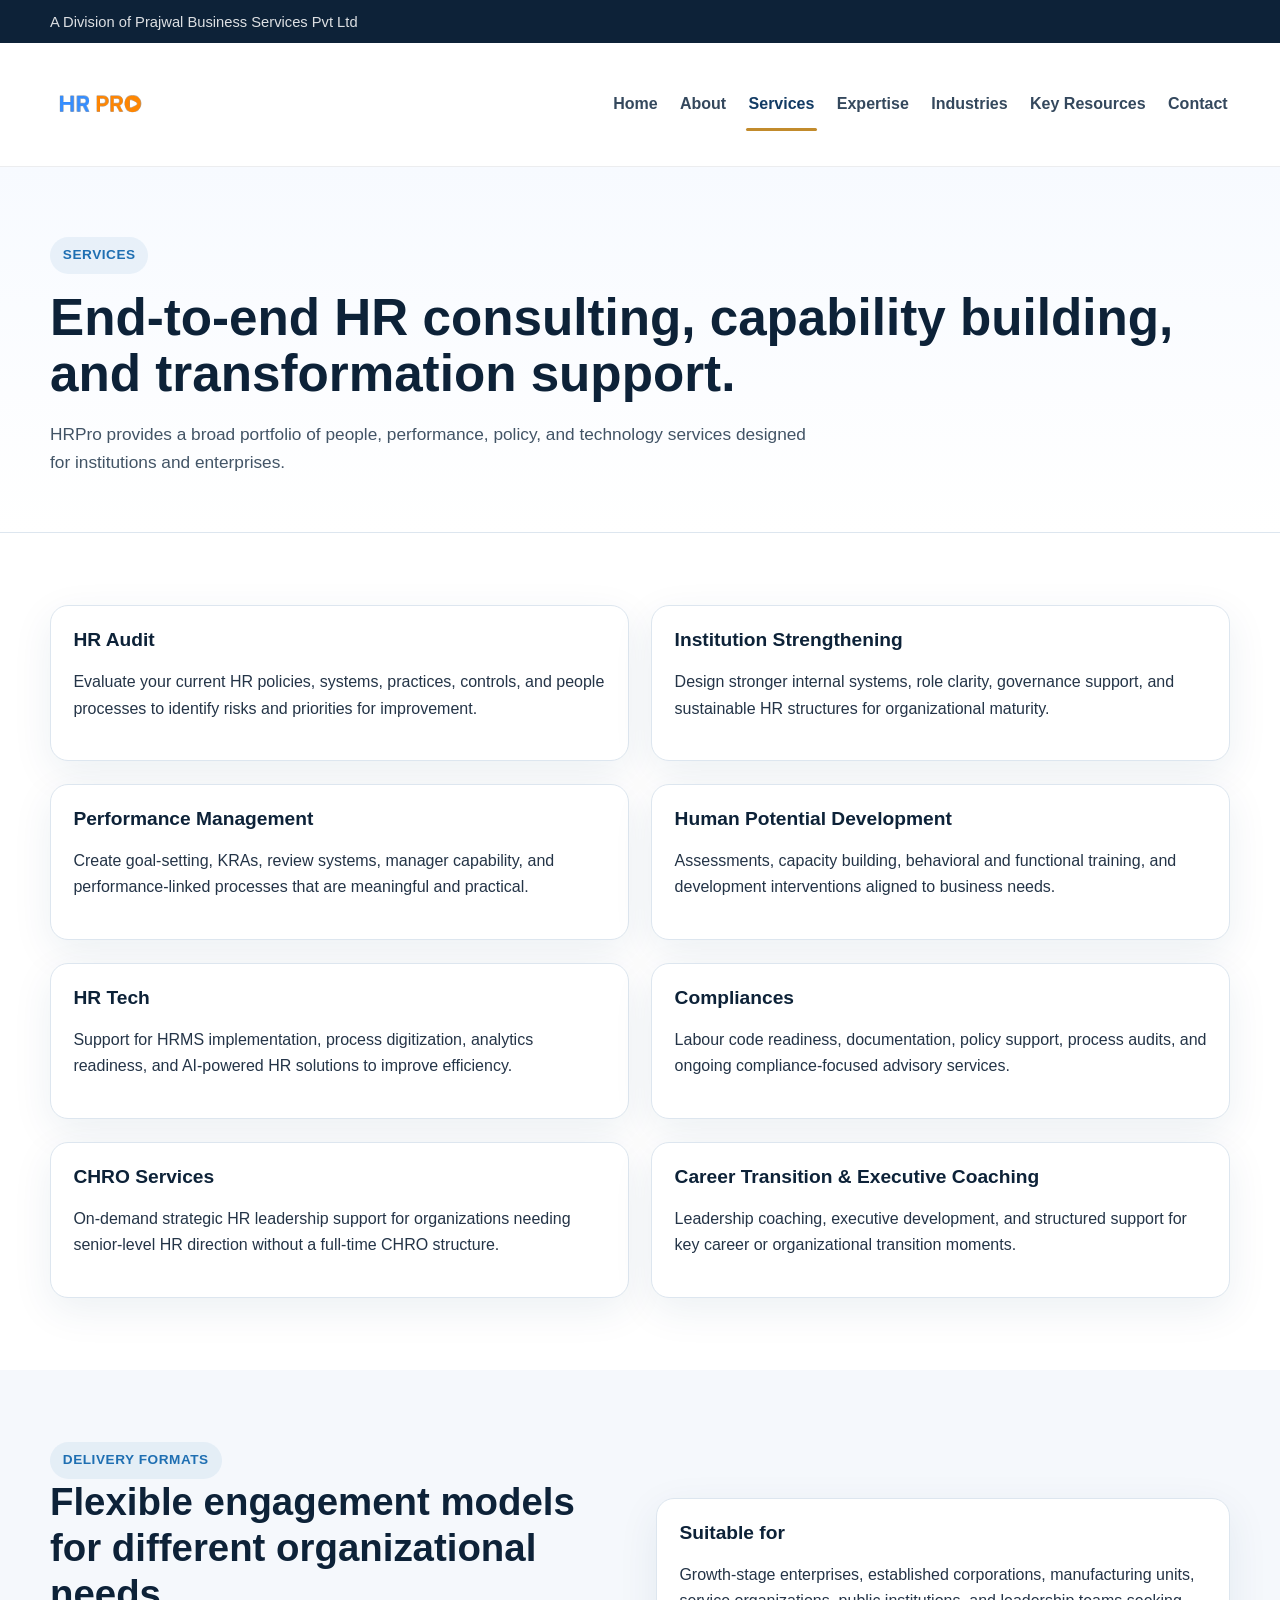
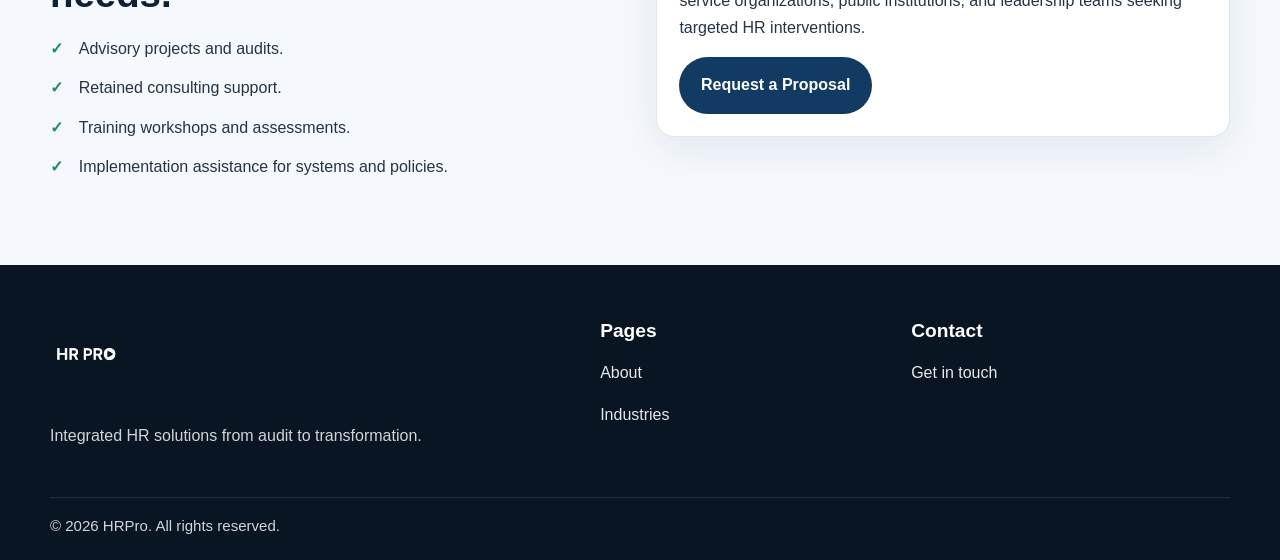
<file: services.html>
<!DOCTYPE html>
<html lang="en">
<head>
  <meta charset="UTF-8" />
  <meta name="viewport" content="width=device-width, initial-scale=1.0" />
  <meta name="description" content="Explore HRPro services including HR audit, institution strengthening, performance management, HR tech, compliances, CHRO services, coaching, and training." />
  <title>Services | HRPro</title>
  <link rel="stylesheet" href="assets/css/styles.css" />
</head>
<body>
  <div class="topbar"><div class="container"><div>A Division of Prajwal Business Services Pvt Ltd</div></div></div>
  <header><div class="container nav-wrap"><a class="logo" href="index.html"><img src="assets/img/logo.svg" alt="HRPro logo" class="site-logo" /></a><button class="mobile-toggle">☰</button><nav class="nav-links"><a href="index.html">Home</a><a href="about.html">About</a><a href="services.html">Services</a><a href="expertise.html">Expertise</a><a href="industries.html">Industries</a><a href="team.html">Key Resources</a><a href="contact.html">Contact</a></nav></div></header>
  <main>
    <section class="page-hero"><div class="container"><span class="eyebrow">Services</span><h1>End-to-end HR consulting, capability building, and transformation support.</h1><p class="lead">HRPro provides a broad portfolio of people, performance, policy, and technology services designed for institutions and enterprises.</p></div></section>
    <section class="section"><div class="container grid grid-2">
      <article class="card"><h3>HR Audit</h3><p>Evaluate your current HR policies, systems, practices, controls, and people processes to identify risks and priorities for improvement.</p></article>
      <article class="card"><h3>Institution Strengthening</h3><p>Design stronger internal systems, role clarity, governance support, and sustainable HR structures for organizational maturity.</p></article>
      <article class="card"><h3>Performance Management</h3><p>Create goal-setting, KRAs, review systems, manager capability, and performance-linked processes that are meaningful and practical.</p></article>
      <article class="card"><h3>Human Potential Development</h3><p>Assessments, capacity building, behavioral and functional training, and development interventions aligned to business needs.</p></article>
      <article class="card"><h3>HR Tech</h3><p>Support for HRMS implementation, process digitization, analytics readiness, and AI-powered HR solutions to improve efficiency.</p></article>
      <article class="card"><h3>Compliances</h3><p>Labour code readiness, documentation, policy support, process audits, and ongoing compliance-focused advisory services.</p></article>
      <article class="card"><h3>CHRO Services</h3><p>On-demand strategic HR leadership support for organizations needing senior-level HR direction without a full-time CHRO structure.</p></article>
      <article class="card"><h3>Career Transition & Executive Coaching</h3><p>Leadership coaching, executive development, and structured support for key career or organizational transition moments.</p></article>
    </div></section>
    <section class="section" style="background:var(--light);"><div class="container split"><div><span class="eyebrow">Delivery Formats</span><h2>Flexible engagement models for different organizational needs.</h2><ul class="checklist"><li>Advisory projects and audits.</li><li>Retained consulting support.</li><li>Training workshops and assessments.</li><li>Implementation assistance for systems and policies.</li></ul></div><div class="card"><h3>Suitable for</h3><p>Growth-stage enterprises, established corporations, manufacturing units, service organizations, public institutions, and leadership teams seeking targeted HR interventions.</p><a class="btn btn-primary" href="contact.html">Request a Proposal</a></div></div></section>
  </main>
  <footer><div class="container footer-grid"><div><a class="logo footer-logo" href="index.html" aria-label="HRPro home"><img src="assets/img/logo.svg" alt="HRPro logo" class="site-logo footer-site-logo" /></a><p>Integrated HR solutions from audit to transformation.</p></div><div><h3 style="color:#fff;">Pages</h3><p><a href="about.html">About</a></p><p><a href="industries.html">Industries</a></p></div><div><h3 style="color:#fff;">Contact</h3><p><a href="contact.html">Get in touch</a></p></div></div><div class="container footer-bottom">© 2026 HRPro. All rights reserved.</div></footer>
  <script src="assets/js/script.js"></script>
</body>
</html>
</file>
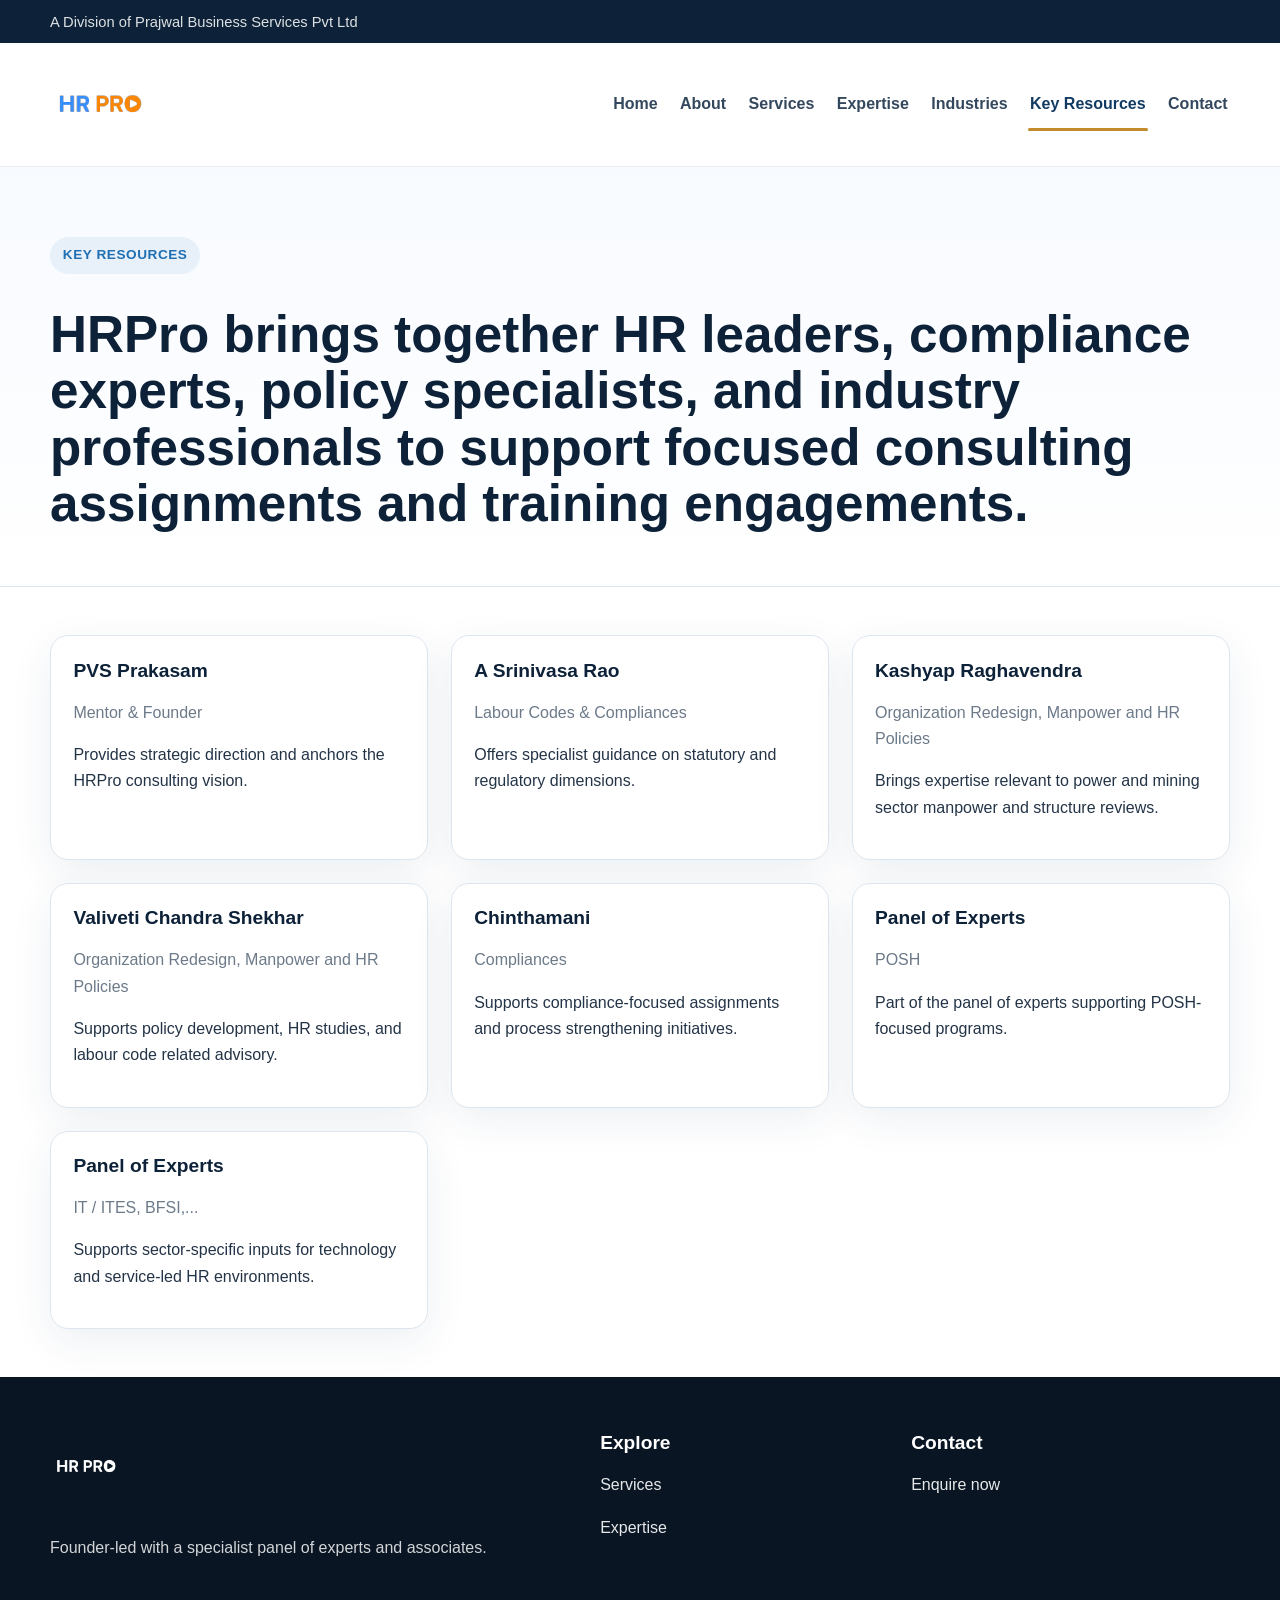
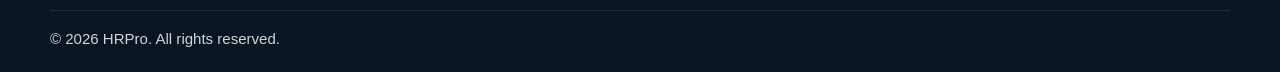
<file: team.html>
<!DOCTYPE html>
<html lang="en">
<head>
  <meta charset="UTF-8" />
  <meta name="viewport" content="width=device-width, initial-scale=1.0" />
  <meta name="description" content="Meet the key resources and expert panel behind HRPro's consulting and training engagements." />
  <title>Key Resources | HRPro</title>
  <link rel="stylesheet" href="assets/css/styles.css" />
</head>
<body>
  <div class="topbar"><div class="container"><div>A Division of Prajwal Business Services Pvt Ltd</div></div></div>
  <header><div class="container nav-wrap"><a class="logo" href="index.html"><img src="assets/img/logo.svg" alt="HRPro logo" class="site-logo" /></a><button class="mobile-toggle">☰</button><nav class="nav-links"><a href="index.html">Home</a><a href="about.html">About</a><a href="services.html">Services</a><a href="expertise.html">Expertise</a><a href="industries.html">Industries</a><a href="team.html">Key Resources</a><a href="contact.html">Contact</a></nav></div></header>
  <main>
    <section class="page-hero"><div class="container"><span class="eyebrow">Key Resources</span><p class="lead"><h1>HRPro brings together HR leaders, compliance experts, policy specialists, and industry professionals to support focused consulting assignments and training engagements.</h1></p></div></section>
    <section class="section-sm"><div class="container grid grid-3">
      <article class="card team-card"><h3>PVS Prakasam</h3><p class="muted">Mentor & Founder</p><p>Provides strategic direction and anchors the HRPro consulting vision.</p></article>
      <article class="card team-card"><h3>A Srinivasa Rao</h3><p class="muted">Labour Codes & Compliances</p><p>Offers specialist guidance on statutory and regulatory dimensions.</p></article>
      <article class="card team-card"><h3>Kashyap Raghavendra</h3><p class="muted">Organization Redesign, Manpower and HR Policies</p><p>Brings expertise relevant to power and mining sector manpower and structure reviews.</p></article>
      <article class="card team-card"><h3>Valiveti Chandra Shekhar</h3><p class="muted">Organization Redesign, Manpower and HR Policies</p><p>Supports policy development, HR studies, and labour code related advisory.</p></article>
      <article class="card team-card"><h3>Chinthamani</h3><p class="muted">Compliances</p><p>Supports compliance-focused assignments and process strengthening initiatives.</p></article>
      <article class="card team-card"><h3>Panel of Experts</h3><p class="muted">POSH</p><p>Part of the panel of experts supporting POSH-focused programs.</p></article>
      <article class="card team-card"><h3>Panel of Experts</h3><p class="muted">IT / ITES, BFSI,...</p><p>Supports sector-specific inputs for technology and service-led HR environments.</p></article>
    </div></section>
  </main>
  <footer><div class="container footer-grid"><div><a class="logo footer-logo" href="index.html" aria-label="HRPro home"><img src="assets/img/logo.svg" alt="HRPro logo" class="site-logo footer-site-logo" /></a><p>Founder-led with a specialist panel of experts and associates.</p></div><div><h3 style="color:#fff;">Explore</h3><p><a href="services.html">Services</a></p><p><a href="expertise.html">Expertise</a></p></div><div><h3 style="color:#fff;">Contact</h3><p><a href="contact.html">Enquire now</a></p></div></div><div class="container footer-bottom">© 2026 HRPro. All rights reserved.</div></footer>
  <script src="assets/js/script.js"></script>
</body>
</html>
</file>
<file: assets/css/styles.css>
:root {
  --primary: #123b64;
  --secondary: #1f6fb2;
  --accent: #c28b2c;
  --dark: #0d2238;
  --text: #243447;
  --muted: #6c7a89;
  --light: #f5f8fc;
  --white: #ffffff;
  --border: #dde6ef;
  --success: #1f8f5f;
  --danger: #c94343;
  --shadow: 0 12px 40px rgba(18, 59, 100, 0.08);
  --radius: 18px;
  --container: 1180px;
}

* { box-sizing: border-box; }
html { scroll-behavior: smooth; }
body {
  margin: 0;
  font-family: Arial, Helvetica, sans-serif;
  color: var(--text);
  background: var(--white);
  line-height: 1.65;
}
img { max-width: 100%; display: block; }
a { color: inherit; text-decoration: none; }
ul { padding-left: 1.1rem; }
.container { width: min(100% - 2rem, var(--container)); margin: 0 auto; }
.section { padding: 72px 0; }
.section-sm { padding: 48px 0; }
.eyebrow {
  display: inline-flex;
  align-items: center;
  gap: .45rem;
  padding: .45rem .8rem;
  border-radius: 999px;
  background: rgba(31,111,178,.08);
  color: var(--secondary);
  font-size: .85rem;
  font-weight: 700;
  letter-spacing: .04em;
  text-transform: uppercase;
}
.page-hero .eyebrow, .hero .eyebrow { margin-bottom: 1rem; }
.h1, h1 { font-size: clamp(2rem, 4vw, 3.6rem); line-height: 1.1; margin: 0 0 1rem; color: var(--dark); }
.h2, h2 { font-size: clamp(1.6rem, 3vw, 2.4rem); line-height: 1.2; margin: 0 0 1rem; color: var(--dark); }
.h3, h3 { font-size: 1.2rem; line-height: 1.3; margin: 0 0 .7rem; color: var(--dark); }
p.lead { font-size: 1.08rem; color: #425466; max-width: 760px; }
.muted { color: var(--muted); }
.center { text-align: center; }
.grid { display: grid; gap: 1.4rem; }
.grid-2 { grid-template-columns: repeat(2, minmax(0, 1fr)); }
.grid-3 { grid-template-columns: repeat(3, minmax(0, 1fr)); }
.grid-4 { grid-template-columns: repeat(4, minmax(0, 1fr)); }
.card {
  background: var(--white);
  border: 1px solid var(--border);
  border-radius: var(--radius);
  padding: 1.4rem;
  box-shadow: var(--shadow);
}
.badge {
  display: inline-block;
  padding: .35rem .7rem;
  border-radius: 999px;
  background: var(--light);
  color: var(--secondary);
  font-size: .82rem;
  font-weight: 700;
}
.btn-group { display: flex; flex-wrap: wrap; gap: .9rem; margin-top: 1.6rem; }
.btn {
  display: inline-flex;
  align-items: center;
  justify-content: center;
  gap: .5rem;
  border: none;
  border-radius: 999px;
  padding: .95rem 1.35rem;
  font-weight: 700;
  transition: .25s ease;
  cursor: pointer;
}
.btn-primary { background: var(--primary); color: var(--white); }
.btn-primary:hover { background: var(--dark); transform: translateY(-1px); }
.btn-outline { border: 1px solid var(--primary); color: var(--primary); background: transparent; }
.btn-outline:hover { background: var(--light); }
.topbar {
  background: var(--dark);
  color: rgba(255,255,255,.86);
  font-size: .92rem;
}
.topbar .container {
  display: flex;
  align-items: center;
  justify-content: space-between;
  gap: 1rem;
  padding: .6rem 0;
}
header {
  position: sticky;
  top: 0;
  z-index: 50;
  background: rgba(255,255,255,.95);
  backdrop-filter: blur(8px);
  border-bottom: 1px solid rgba(13,34,56,.08);
}
.nav-wrap {
  display: flex;
  align-items: center;
  justify-content: space-between;
  gap: 1.5rem;
  min-height: 106px;
  padding: .7rem 0;
}
.logo {
  display: inline-flex;
  align-items: center;
  flex: 0 0 auto;
}
.site-logo {
  height: 100px;
  width: auto;
  display: block;
}
.footer-logo {
  margin-bottom: 1rem;
  display: inline-flex;
}
.footer-site-logo {
  height: 72px;
  width: auto;
  display: block;
  filter: brightness(0) invert(1);
}
.nav-links {
  display: flex;
  align-items: center;
  gap: 1.1rem;
}
.nav-links a {
  font-weight: 700;
  color: #34485d;
  padding: .5rem .15rem;
  position: relative;
}
.nav-links a.active,
.nav-links a:hover { color: var(--primary); }
.nav-links a.active::after,
.nav-links a:hover::after {
  content: "";
  position: absolute;
  left: 0; right: 0; bottom: -.35rem;
  height: 3px;
  border-radius: 999px;
  background: var(--accent);
}
.mobile-toggle {
  display: none;
  background: transparent;
  border: none;
  font-size: 1.6rem;
  cursor: pointer;
}
.hero {
  padding: 84px 0 56px;
  background:
    radial-gradient(circle at top right, rgba(31,111,178,.12), transparent 35%),
    linear-gradient(180deg, #f8fbfe 0%, #fff 100%);
}
.hero-grid {
  display: grid;
  grid-template-columns: 1.1fr .9fr;
  gap: 2rem;
  align-items: center;
}
.hero-stats {
  display: grid;
  grid-template-columns: repeat(3, minmax(0, 1fr));
  gap: 1rem;
  margin-top: 2rem;
}
.stat-box {
  background: var(--white);
  border-radius: 20px;
  padding: 1.2rem;
  border: 1px solid var(--border);
  box-shadow: var(--shadow);
}
.stat-box strong { font-size: 1.7rem; color: var(--primary); display: block; }
.hero-panel {
  position: relative;
  background: linear-gradient(155deg, var(--primary), var(--dark));
  color: var(--white);
  border-radius: 28px;
  padding: 2rem;
  box-shadow: 0 25px 60px rgba(13, 34, 56, .22);
}
.hero-panel h3, .hero-panel h4 { color: white; }
.hero-panel .mini-card {
  background: rgba(255,255,255,.08);
  border: 1px solid rgba(255,255,255,.14);
  border-radius: 18px;
  padding: 1rem;
  margin-top: 1rem;
}
.page-hero {
  padding: 70px 0 38px;
  background: linear-gradient(180deg, #f7faff 0%, #fff 100%);
  border-bottom: 1px solid var(--border);
}
.feature-card, .service-card, .team-card, .industry-card, .resource-card {
  height: 100%;
}
.icon {
  width: 54px;
  height: 54px;
  border-radius: 16px;
  display: grid;
  place-items: center;
  background: rgba(31,111,178,.1);
  color: var(--primary);
  font-weight: 800;
  margin-bottom: 1rem;
}
.split {
  display: grid;
  grid-template-columns: 1fr 1fr;
  gap: 2rem;
  align-items: center;
}
.strip {
  background: var(--dark);
  color: white;
}
.strip .container {
  display: grid;
  grid-template-columns: 1.1fr .9fr;
  gap: 2rem;
  align-items: center;
  padding: 28px 0;
}
.checklist { list-style: none; padding: 0; margin: 1.2rem 0 0; }
.checklist li {
  position: relative;
  padding-left: 1.8rem;
  margin-bottom: .8rem;
}
.checklist li::before {
  content: "✓";
  position: absolute;
  left: 0;
  top: 0;
  color: var(--success);
  font-weight: 800;
}
.timeline { position: relative; }
.timeline::before {
  content: "";
  position: absolute;
  left: 14px;
  top: 8px;
  bottom: 8px;
  width: 2px;
  background: var(--border);
}
.timeline-item {
  position: relative;
  padding-left: 2.4rem;
  margin-bottom: 1.4rem;
}
.timeline-item::before {
  content: "";
  position: absolute;
  left: 7px;
  top: .35rem;
  width: 14px;
  height: 14px;
  border-radius: 50%;
  background: var(--accent);
}
.table-like {
  display: grid;
  gap: 1rem;
}
.table-like .row {
  display: grid;
  grid-template-columns: 220px 1fr;
  gap: 1rem;
  padding: 1rem 0;
  border-bottom: 1px solid var(--border);
}
.contact-grid {
  display: grid;
  grid-template-columns: .9fr 1.1fr;
  gap: 2rem;
}
.contact-card { background: linear-gradient(160deg, var(--dark), var(--primary)); color: white; }
.contact-card h3, .contact-card h4 { color: white; }
.form-group { margin-bottom: 1rem; }
label { display: block; font-weight: 700; margin-bottom: .4rem; }
input, textarea, select {
  width: 100%;
  padding: .9rem 1rem;
  border-radius: 14px;
  border: 1px solid #cad6e3;
  font: inherit;
  background: white;
}
textarea { min-height: 140px; resize: vertical; }
.form-status {
  margin-top: 1rem;
  font-weight: 700;
}
.form-status.success { color: var(--success); }
.form-status.error { color: var(--danger); }
.cta-box {
  background: linear-gradient(135deg, var(--primary), var(--secondary));
  color: white;
  border-radius: 28px;
  padding: 2rem;
  box-shadow: var(--shadow);
}
.cta-box h2, .cta-box p { color: white; }
footer {
  background: #091523;
  color: rgba(255,255,255,.82);
  padding-top: 54px;
}
.footer-grid {
  display: grid;
  grid-template-columns: 1.3fr .7fr .8fr;
  gap: 2rem;
}
.footer-grid a { color: rgba(255,255,255,.9); }
.footer-bottom {
  margin-top: 2rem;
  border-top: 1px solid rgba(255,255,255,.1);
  padding: 1rem 0 1.3rem;
  font-size: .94rem;
}
.notice {
  padding: 1rem 1.1rem;
  background: #fff8e8;
  border: 1px solid #f1dfa3;
  border-radius: 16px;
}
@media (max-width: 980px) {
  .hero-grid, .split, .contact-grid, .strip .container, .footer-grid, .grid-4 { grid-template-columns: 1fr; }
  .grid-3 { grid-template-columns: repeat(2, minmax(0,1fr)); }
  .grid-2 { grid-template-columns: 1fr; }
  .hero-stats { grid-template-columns: 1fr; }
  .nav-links {
    position: absolute;
    inset: calc(100% + 1px) 1rem auto 1rem;
    background: white;
    border: 1px solid var(--border);
    border-radius: 20px;
    box-shadow: var(--shadow);
    padding: 1rem;
    display: none;
    flex-direction: column;
    align-items: flex-start;
  }
  .nav-links.show { display: flex; }
  .mobile-toggle { display: block; }
}
@media (max-width: 680px) {
  .section { padding: 58px 0; }
  .grid-3 { grid-template-columns: 1fr; }
  .table-like .row { grid-template-columns: 1fr; }
  .topbar .container { flex-direction: column; align-items: flex-start; }
}

@media (max-width: 980px) {
  .nav-wrap { min-height: 92px; }
  .site-logo { height: 82px; }
  .footer-site-logo { height: 62px; }
}

@media (max-width: 768px) {
  .nav-wrap { min-height: 84px; }
  .site-logo { height: 75px; }
  .footer-site-logo { height: 56px; }
}

@media (max-width: 480px) {
  .nav-wrap { min-height: 78px; }
  .site-logo { height: 66px; }
  .footer-site-logo { height: 50px; }
}
</file>
